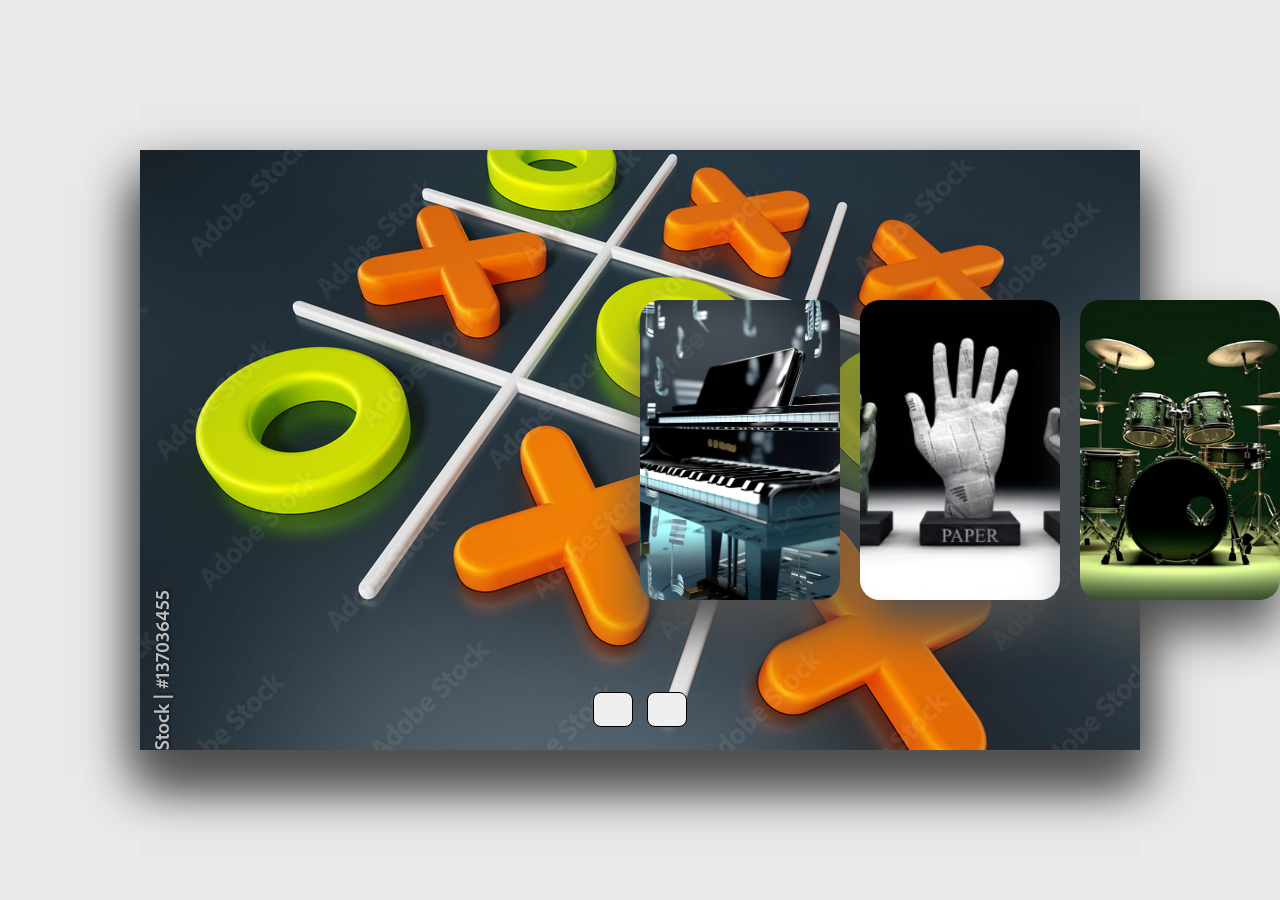
<file: index.html>
<!DOCTYPE html>
<html lang="en">
  <head>
    <meta charset="UTF-8" />
    <meta name="viewport" content="width=device-width, initial-scale=1.0" />

    <link
      rel="stylesheet"
      href="https://cdnjs.cloudflare.com/ajax/libs/font-awesome/6.5.1/css/all.min.css"
      integrity="sha512-DTOQO9RWCH3ppGqcWaEA1BIZOC6xxalwEsw9c2QQeAIftl+Vegovlnee1c9QX4TctnWMn13TZye+giMm8e2LwA=="
      crossorigin="anonymous"
      referrerpolicy="no-referrer"
    />
    <title>Carousel</title>
    <link rel="stylesheet" href="style.css" />
  </head>
  <body>
    <div class="container">
      <div class="slide">
        <div class="item simon" style="background-image: linear-gradient(rgba(0, 0, 0, 0.6), rgba(0, 0, 0, 0.6)), url(./images/simon1.jpg);">
          <div class="content">
            <div class="name">Simon Games</div>
            <!-- <div class="des" style="color: rgb(10, 0, 63);font-style: solid;">
              🔵🟢🟡🔴Simon: a classic test of memory and focus. With its
              colorful buttons and captivating sequences, it challenges players
              to repeat and remember with precision. Each round, a new pattern
              to decode and replicate, pushing the limits of concentration and
              recall. As the game progresses, so does the complexity, keeping
              players on their toes and engaged. Simon is more than just a game;
              it's a mental workout that hones cognitive skills and sharpens
              reflexes. So, press the buttons, follow the lights, and see how
              far you can go in this electrifying challenge!💡🎮
            </div> -->
            <a href="./Simon Game Challenge Starting Files/index.html"><button class="btn">Play Now</button></a>
            
          </div>
        </div>

        <div class="item ttt" style="background-image: url(./images/ttt.jpg)">
          <div class="content">
            <div class="name">Tic Tac Toe</div>
            <!-- <div class="des">
              🔵⚪️⚫️Tic Tac Toe: a timeless battle of wit and strategy. With a
              simple grid and X's and O's, it's a game that's easy to learn but
              challenging to master. Each move, a carefully calculated step
              toward victory or stalemate. Yet, within its simplicity lies
              endless possibilities and surprises. Whether played on paper or
              digital screen, it sparks fierce competition and friendly rivalry.
              Tic Tac Toe teaches us foresight, patience, and the art of
              outsmarting our opponent. So, grab a pen or tap your screen, and
              let the games begin!🎮
            </div> -->

            <a href="./Tic Tac Toe/index.html"><button class="btn">Play Now</button></a>
            
          </div>
        </div>

        <div class="item piano" style="background-image: url(./images/piano.jpg)">
          <div class="content">
            <div class="name">Piano</div>
            <!-- <div class="des">
              🎹The piano: a timeless instrument of beauty and melody. From its
              majestic grandeur to the simplicity of digital keys, it captivates
              hearts and minds alike. Each key, a gateway to a world of
              harmonies and emotions. Played with passion, it transcends
              language, speaking to the soul in melodies sweet and profound. A
              symphony at our fingertips, orchestrating dreams and memories. Let
              the music flow, for the piano whispers the language of the
              heart.🎶
            </div> -->
            <a href="./Piano/index.html"><button class="btn">Play Now</button></a>
            
          </div>
        </div>

        <div class="item rcp" style="background-image: url(./images/RCP.jpg)">
          <div class="content">
            <div class="name">Rock Paper Scissors</div>
            <!-- <div class="des">
              👊✋✌️Rock Paper Scissors: a timeless duel of chance and strategy.
              With just three gestures, it encapsulates the thrill of
              competition and the unpredictability of fate. Each throw, a gamble
              against your opponent's cunning. Will you crush with rock, cover
              with paper, or slice with scissors? It teaches us to anticipate,
              adapt, and embrace the unpredictability of life. So, ready your
              hand and challenge a friend, for in this game of chance, victory
              is always within reach.🥊📃✂️
            </div> -->
            <a href="./RockPaperSizor/index.html"><button class="btn">Play Now</button></a>
            
          </div>
        </div>

        <div class="item drum" style="background-image: url(./images/drum.jpeg)">
          <div class="content">
            <div class="name">Drum Kit</div>
            <!-- <div class="des">
              🥁 Drum Kit: the pulse of rhythm and beat. With its array of
              percussive instruments and dynamic sounds, it forms the backbone
              of music across genres and cultures. Each strike, a burst of
              energy that drives melodies forward and ignites the soul. Whether
              played with sticks, hands, or digital pads, the drum kit is a
              canvas for expression and creativity. From thunderous fills to
              delicate taps, it sets the tempo and sets the stage for musical
              journeys. So, grab your sticks, feel the groove, and let the
              rhythm take control. 🎶🥁
            </div> -->
            <a href="./Drum Kit Starting Files/index.html"><button class="btn">Play Now</button></a>
            
          </div>
        </div>

        <div class="item" style="background-image: url(./images/dice2.jpg)">
          <div class="content">
            <div class="name">Dice Game</div>
            <!-- <div class="des">
              🎲 Dice: the epitome of randomness and excitement. With its
              numbered faces and tumbling rolls, it embodies the thrill of
              uncertainty and possibility. Each throw, a moment of anticipation
              as fate decides your fortune. Whether in the hands of a gambler, a
              strategist, or a casual player. From the roll of a single die to
              the clatter of many, it's a reminder that luck can change in an
              instant. So, shake the dice, cast your lot, and let the games of
              chance begin! 🎲🎲🎲
            </div> -->
            <a href="./Dicee Challenge - Starting Files/dicee.html"><button class="btn">Play Now</button></a>
            
          </div>
        </div>
      </div>

      <div class="button">
        <button class="prev"><i class="fa-sharp fa-solid fa-arrow-left"></i></button>
        <button class="next"><i class="fa-sharp fa-solid fa-arrow-right"></i></button>
      </div>
    </div>
    <script src="app.js"></script>
  </body>
</html>
</file>
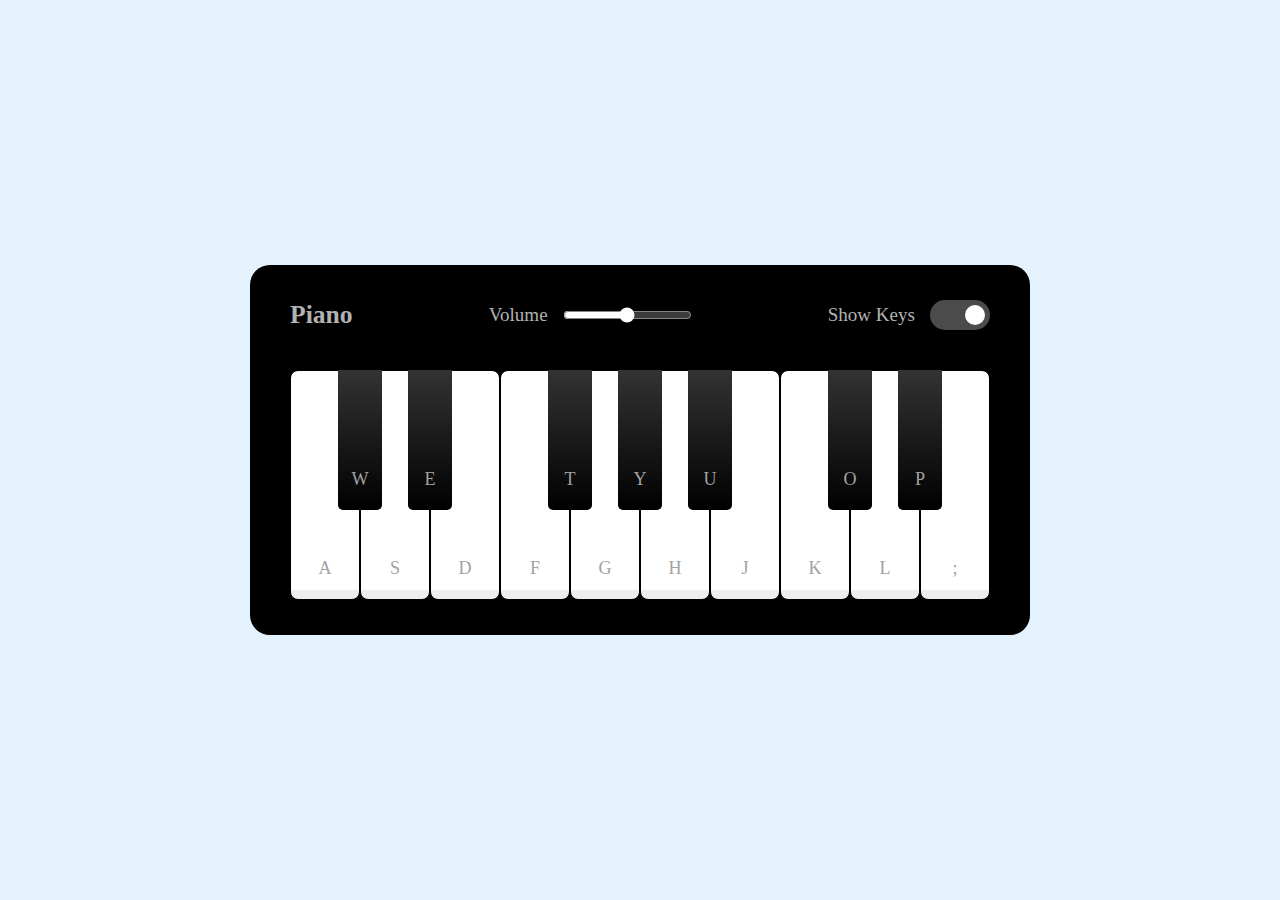
<file: Piano/index.html>
<!DOCTYPE html>
<html lang="en">
  <head>
    <meta charset="UTF-8" />
    <meta name="viewport" content="width=device-width, initial-scale=1.0" />
    <title>Piano</title>
    <link rel="stylesheet" href="style.css" />
  </head>
  <body>
    <div class="wrapper">
      <header>
        <h2>Piano</h2>
        <div class="column volume-slider">
          <span>Volume</span
          ><input type="range" min="0" max="1" value="0.5" step="any" />
        </div>
        <div class="column keys-checkbox">
          <span>Show Keys</span><input type="checkbox" checked />
        </div>
      </header>
      <ul class="piano-keys">
       <li class="key white" data-key="a"><span>a</span></li>
        <li class="key black" data-key="w"><span>w</span></li>
        <li class="key white" data-key="s"><span>s</span></li>
        <li class="key black" data-key="e"><span>e</span></li>
        <li class="key white" data-key="d"><span>d</span></li>
        <li class="key white" data-key="f"><span>f</span></li>
        <li class="key black" data-key="t"><span>t</span></li>
        <li class="key white" data-key="g"><span>g</span></li>
        <li class="key black" data-key="y"><span>y</span></li>
        <li class="key white" data-key="h"><span>h</span></li>
        <li class="key black" data-key="u"><span>u</span></li>
        <li class="key white" data-key="j"><span>j</span></li>
        <li class="key white" data-key="k"><span>k</span></li>
        <li class="key black" data-key="o"><span>o</span></li>
        <li class="key white" data-key="l"><span>l</span></li>
        <li class="key black" data-key="p"><span>p</span></li>
        <li class="key white" data-key=";"><span>;</span></li>
      </ul>
    </div>
    <script src="app.js"></script>
  </body>
</html>
</file>
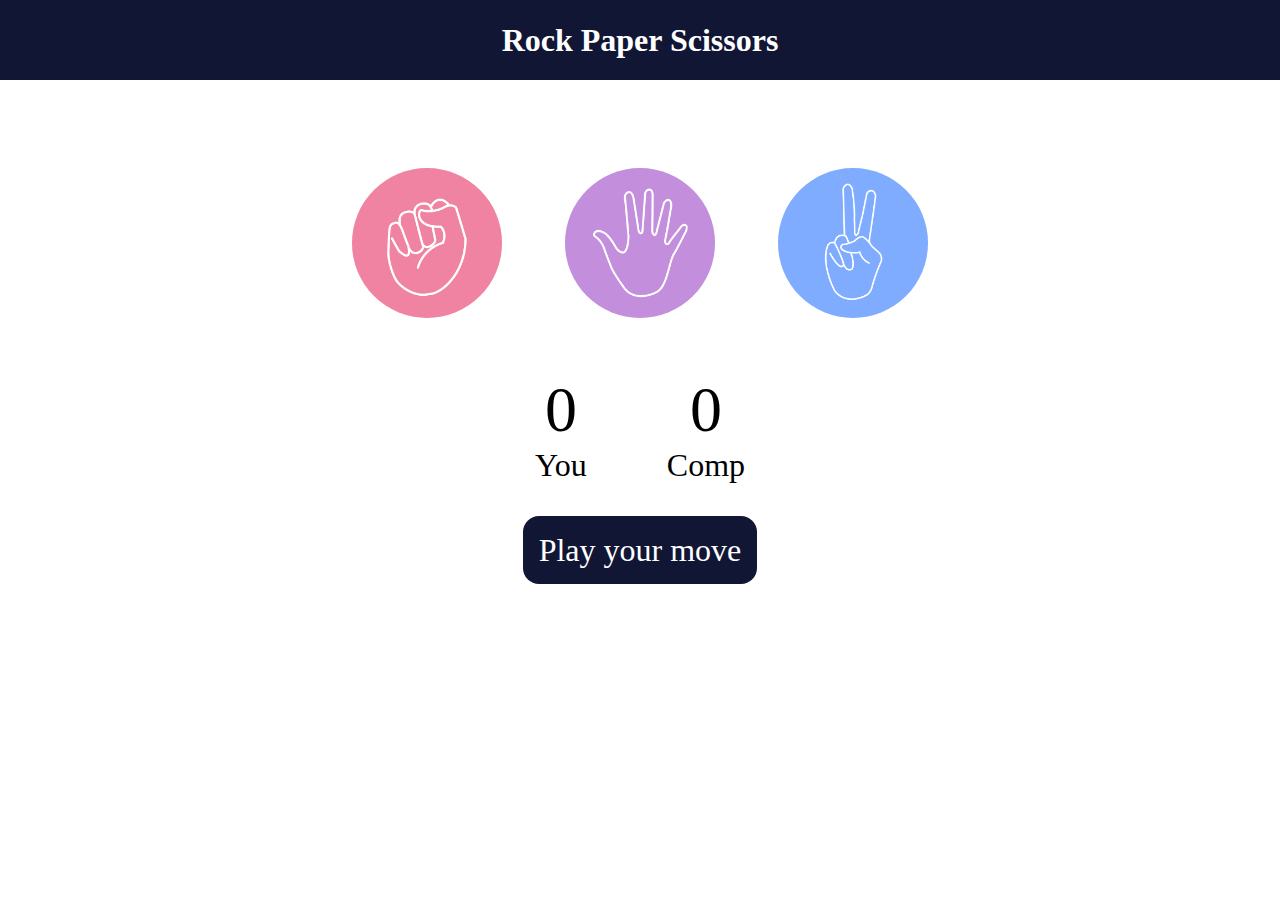
<file: RockPaperSizor/index.html>
<!DOCTYPE html>
<html lang="en">
  <head>
    <meta charset="UTF-8" />
    <meta name="viewport" content="width=device-width, initial-scale=1.0" />
    <title>Rock Paper Scissors</title>
    <link rel="stylesheet" href="style.css">
  </head>
  <body>
    <h1>Rock Paper Scissors</h1>
    <div class="choices">
      <div class="choice" id="rock">
        <img src="./images/rock.png" alt="Rock" />
      </div>
      <div class="choice" id="paper">
        <img src="./images/paper.png" alt="paper" />
      </div>
      <div class="choice" id="scissors">
        <img src="./images/scissors.png" alt="scissors" />
      </div>
    </div>

    <div class="score-board">
      <div class="score">
        <p id="user-score">0</p>
        <p>You</p>
      </div>
      <div class="score">
        <p id="comp-score">0</p>
        <p>Comp</p>
      </div>
    </div>

    <div class="msg-container">
      <p id="msg">Play your move</p>
    </div>

    <script src="app.js"></script>
  </body>
</html>
</file>
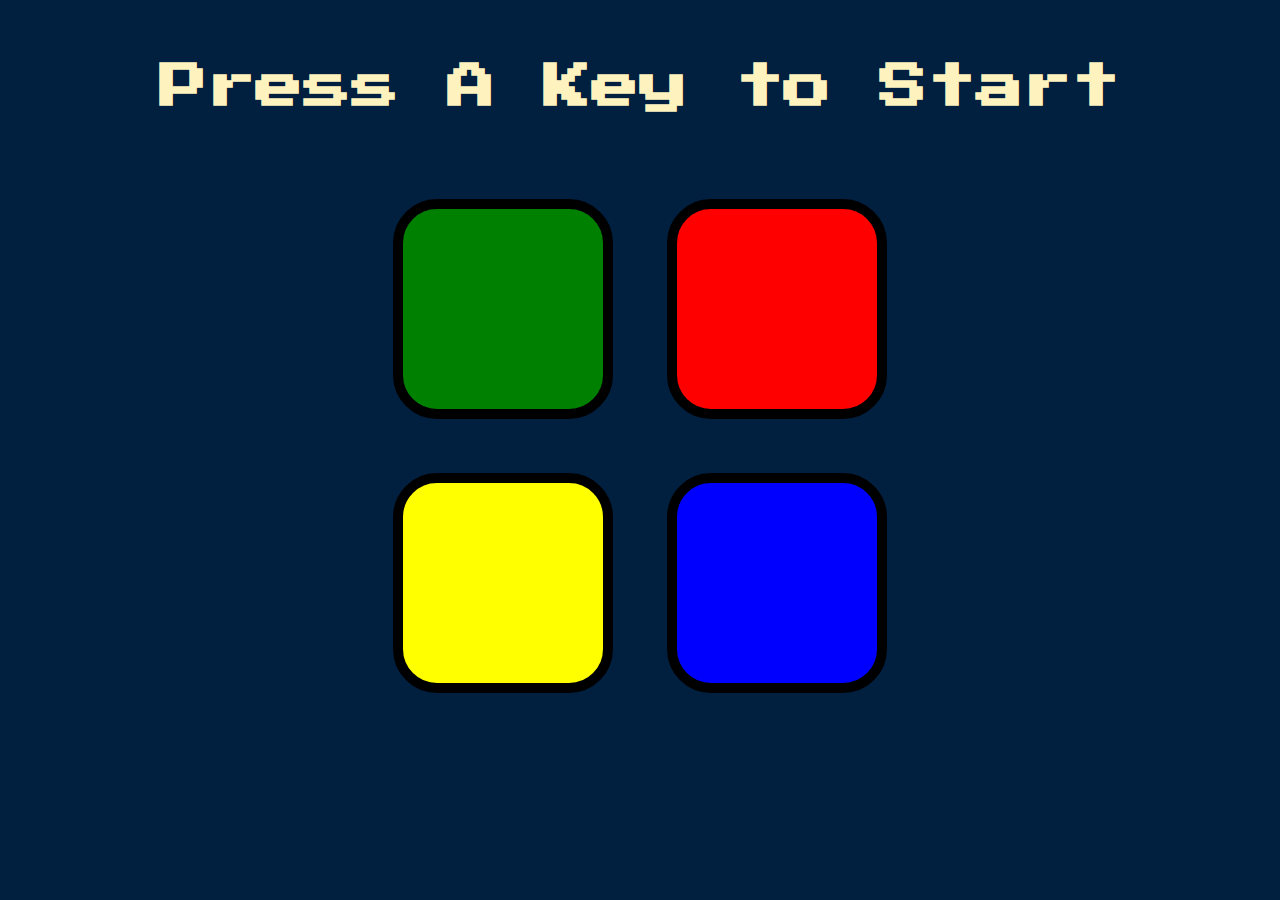
<file: Simon Game Challenge Starting Files/index.html>
<!DOCTYPE html>
<html lang="en" dir="ltr">

<head>
  <meta charset="utf-8">
  <title>Simon</title>
  <link rel="stylesheet" href="styles.css">
  <link href="https://fonts.googleapis.com/css?family=Press+Start+2P" rel="stylesheet">
</head>

<body>
  <h1 id="level-title">Press A Key to Start</h1>
  <div class="container">
    <div class="row">

      <div type="button" id="green" class="btn green">

      </div>

      <div type="button" id="red" class="btn red">

      </div>
    </div>

    <div class="row">

      <div type="button" id="yellow" class="btn yellow">

      </div>
      <div type="button" id="blue" class="btn blue">

      </div>

    </div>

  </div>
  <script src="https://cdnjs.cloudflare.com/ajax/libs/jquery/3.7.0/jquery.min.js"></script>
<script src="./index.js"></script>
</body>

</html>
</file>
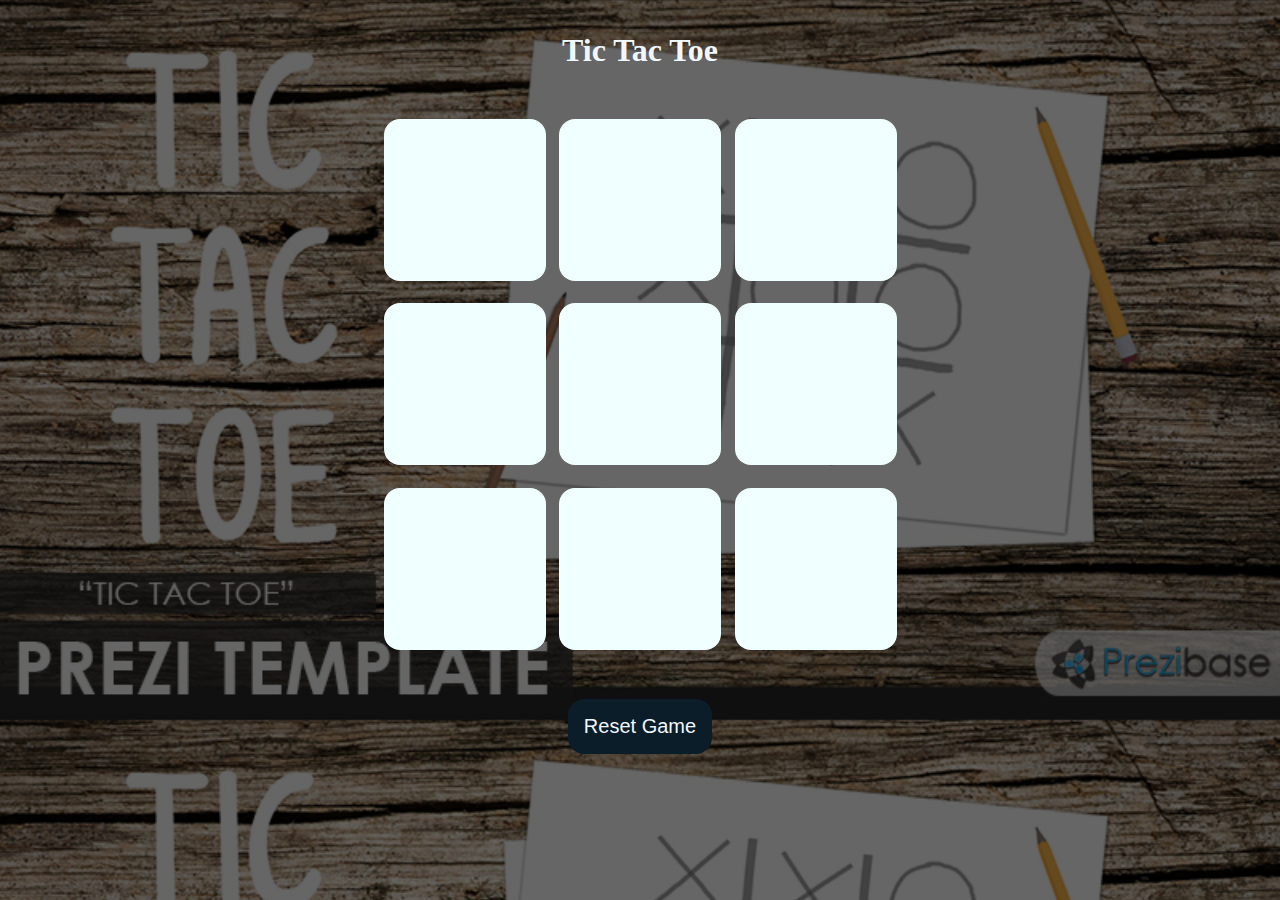
<file: Tic Tac Toe/index.html>
<!DOCTYPE html>
<html lang="en">
<head>
    <meta charset="UTF-8">
    <meta name="viewport" content="width=device-width, initial-scale=1.0">
    <title>Tic Tac Toe</title>
    <link rel="stylesheet" href="style.css">
</head>
<body>

    <div class="msg-container hide">
        <p id="msg">Winner</p>
            <button id="new-btn">New Game</button>
        
    </div>
    <main>
        <h1>Tic Tac Toe</h1>
        <div class="container">
            <div class="game">
                <button class="box"></button>
                <button class="box"></button>
                <button class="box"></button>
                <button class="box"></button>
                <button class="box"></button>
                <button class="box"></button>
                <button class="box"></button>
                <button class="box"></button>
                <button class="box"></button>
            </div>
        </div>
        <button id="reset-btn">Reset Game</button>
    </main>

    <script src="app.js"></script>
    
</body>
</html>
</file>
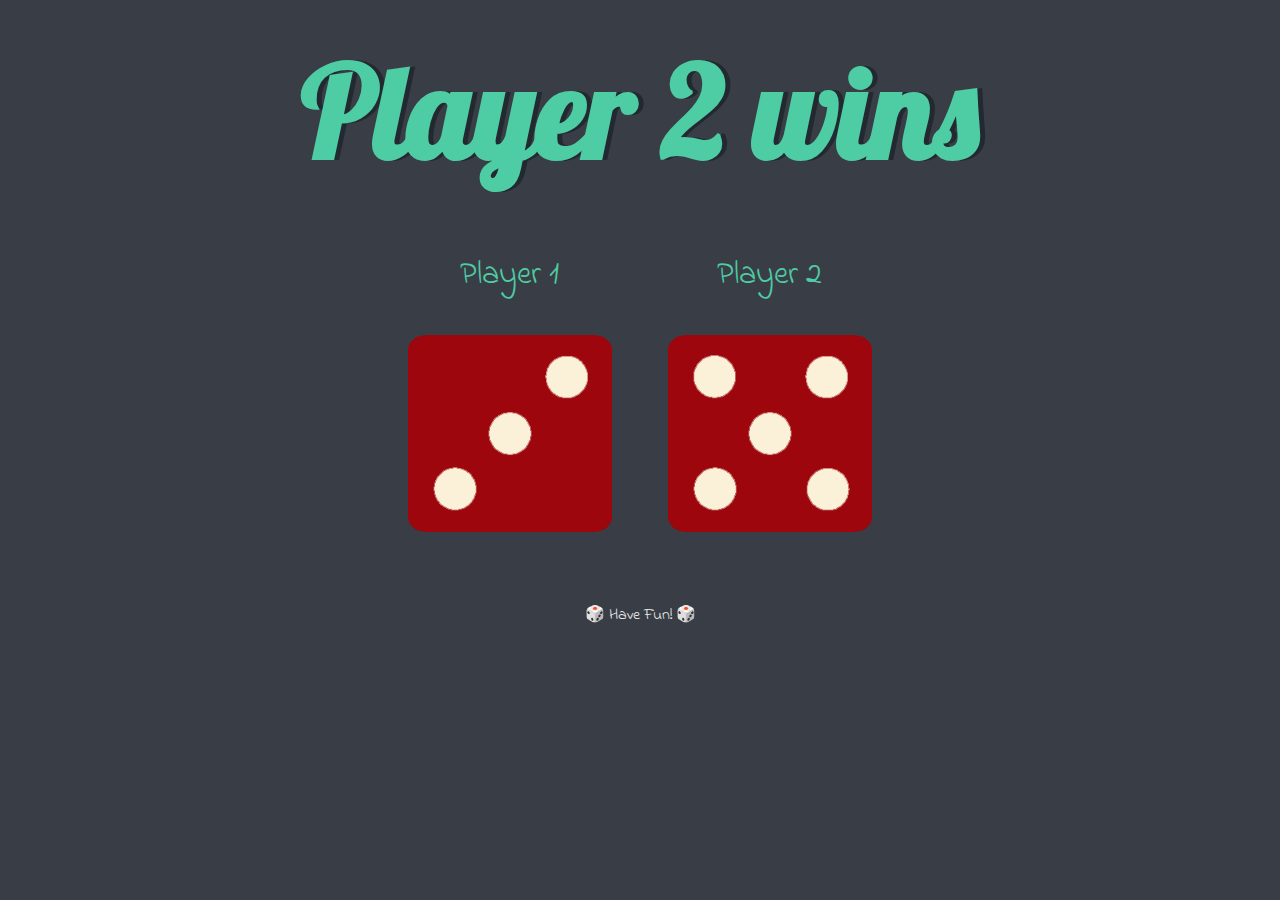
<file: Dicee Challenge - Starting Files/dicee.html>
<!DOCTYPE html>
<html lang="en" dir="ltr">
  <head>
    <meta charset="utf-8">
    <title>Dicee</title>
    <link rel="stylesheet" href="styles.css">
    <link href="https://fonts.googleapis.com/css?family=Indie+Flower|Lobster" rel="stylesheet">

  </head>
  <body>

    <div class="container">
      <h1>Refresh Me</h1>

      <div class="dice">
        <p>Player 1</p>
        <img class="img1" src="">
      </div>

      <div class="dice">
        <p>Player 2</p>
        <img class="img2" src="">
      </div>

    </div>


  </body>

  <footer>
  🎲 Have Fun! 🎲 
    <script src="./proh.js"></script>
  </footer>
</html>
</file>
<file: style.css>
*{
    margin: 0;
    padding: 0;
    box-sizing: border-box;
}

body{
background: #eaeaea;
overflow: hidden;
}

.container{
    position: absolute;
    top: 50%;
    left: 50%;
    transform: translate(-50%, -50%);
    width: 1000px;
    height: 600px;
    background: #f5f5f5;
    box-shadow: 0 30px 50px #dbdbdb;
}

.container .slide .item{
    width: 200px;
    height: 300px;
    position: absolute;
    top: 50%;
    transform: translate(0,-50%);
    border-radius: 20px;
    box-shadow: 0 30px 50px #505050;
    background-position: 50% 50%;
    background-size: cover;
    display: inline-block;
    transition: 0.5s;

}

.btn{
    margin-top: 50px;
    padding: 1rem;
    font-size: 1.25rem;
    background-color: rgb(11, 29, 41);
    color: aliceblue;
    border-radius: 1rem;
    /* border: none; */
    cursor: pointer;
}

.name{
    font-size: 50px;
}

.simon .content .name .dec{
    color: #000;
}

.slide .item:nth-child(1),
.slide .item:nth-child(2){
    top: 0;
    left: 0;
    transform: translate(0,0);
    border-radius: 0;
    width: 100%;
    height: 100%;
}

.slide .item:nth-child(3){
    left: 50%;
}

.slide .item:nth-child(4){
    left: calc(50% + 220px);
}

.slide .item:nth-child(5){
    left: calc(50% + 440px);
}

.slide .item:nth-child(n+6){
    left: calc(50% + 660px);
    opacity: 0;
}

.item .content{
    position: absolute;
    top: 50%;
    left: 100px;
    width: 300px;
    text-align: left;
    color: #eee;
    transform: translate(0,-50%);
    display: none;
}

.slide .item:nth-child(2) .content{
    display: block;
}

.content .name{
    font-size: 40px;
    text-transform: uppercase;
    font-weight: bold;
    opacity: 0;
    animation: animate 1s ease-in-out 1 forwards;
}

.content .des{
    margin-top: 10px;
    margin-bottom: 20px;
    opacity: 0;
    animation: animate 1s ease-in-out 0.3s 1 forwards;
}

.content button{
    padding: 10px 20px;
    border: none;
    cursor: pointer;
    opacity: 0;
    animation: animate 1s ease-in-out 0.6s 1 forwards;
}

@keyframes animate{
    from{
        opacity: 0;
        transform: translate(0,100px);
        filter: blur(33px);

    }

    to{
        opacity: 1;
        transform: translate(0);
        filter: blur(0);
    }
}

.button{
    width: 100%;
    text-align: center;
    position: absolute;
    bottom: 20px;
}

.button button{
    width: 40px;
    height: 35px;
    border-radius: 8px;
    border: none;
    cursor: pointer;
    margin: 0 5px;
    border: 1px solid #000;
    transition: 0.3s;
}

.button button:hover{
    background: #ababab;
    color: #fff;

}
</file>
<file: Piano/style.css>
* {
  padding: 0;
  margin: 0;
  box-sizing: border-box;
}

body {
  display: flex;
   justify-content: center;
  align-items: center;
  min-height: 100vh;
  padding: 0 10px;
  background: #e3f2fd;
}

.wrapper {
  /* width: 780px; */
  border-radius: 20px;
  padding: 35px 40px;
  background-color: black;
}

.wrapper header {
  color: #b2b2b2;
  display: flex;
  align-items: center;
  justify-content: space-between;
}

header h2 {
  font-size: 1.6rem;
}

header .column {
  display: flex;
  align-items: center;
}

header .column span {
  font-weight: 500;
  margin-right: 15px;
  font-size: 1.19rem;
}

.volume-slider input {
  outline: none;
  accent-color: #fff;
}

.keys-checkbox input {
  width: 60px;
  height: 30px;
  cursor: pointer;
  position: relative;
  appearance: none;
  border-radius: 30px;
  background: #4b4b4b;
}

.keys-checkbox input::before {
  content: "";
  height: 20px;
  width: 20px;
  top: 50%;
  left: 5px;
  border-radius: inherit;
  position: absolute;
  background: #8c8c8c;
  transform: translateY(-50%);
  transition: all 0.3s ease;
}

.keys-checkbox input:checked::before {
  left: 35px;
  background: #fff;
}

.piano-keys {
  display: flex;
  margin-top: 40px;
}

.piano-keys .key {
  cursor: pointer;
  user-select: none;
  list-style: none;
  color: #a2a2a2;
  position: relative;
  text-transform: uppercase;
}
.piano-keys .black {
  width: 44px;
  height: 140px;
  z-index: 2;
  margin: 0 -22px 0 -22px;
  border-radius: 0 0 5px 5px;
  background: linear-gradient(#333, #000);
}

.piano-keys .black.active {
  box-shadow: inset -5px -10px 10px rgba(255, 255, 255, 0.1);
  background: linear-gradient(to bottom, #000, #434343);
}

.piano-keys .white {
  width: 70px;
  height: 230px;
  border-radius: 8px;
  border: 1px solid #000;
  background: linear-gradient(#fff 96%, #eee 4%);
}

.piano-keys .white.active {
  box-shadow: inset -5px 5px 20px rgba(0, 0, 0, 0.2);
  background: linear-gradient(to bottom, #fff 0%, #eee 100%);
}

.piano-keys span {
  position: absolute;
  bottom: 20px;
  width: 100%;
  font-size: 1.13rem;
  text-align: center;
}

.piano-keys .key.hide span {
  display: none;
}

@media screen and (max-width: 815px) {
  .wrapper {
    padding: 25px;
  }
  header {
    flex-direction: column;
  }
  header :where(h2, .column) {
    margin-bottom: 13px;
  }
  .volume-slider input {
    max-width: 100px;
  }
  .piano-keys {
    margin-top: 20px;
  }
  .piano-keys .key:where(:nth-child(9), :nth-child(10)) {
    display: none;
  }
  .piano-keys .black {
    height: 100px;
    width: 40px;
    margin: 0 -20px 0 -20px;
  }
  .piano-keys .white {
    height: 180px;
    width: 60px;
  }
}

@media screen and (max-width: 615px) {
  .piano-keys .key:nth-child(13),
  .piano-keys .key:nth-child(14),
  .piano-keys .key:nth-child(15),
  .piano-keys .key:nth-child(16),
  .piano-keys .key :nth-child(17) {
    display: none;
  }
  .piano-keys .white {
    width: 50px;
  }
}
</file>
<file: RockPaperSizor/style.css>
* {
    margin: 0;
    padding: 0;
    text-align: center;
}

h1 {
    background-color: rgb(17, 22, 53);
    color: white;
    height: 5rem;
    line-height: 5rem;
}

.choice {
    height: 165px;
    width: 165px;
    border-radius: 50%;
    display: flex;
    justify-content: center;
    align-items: center;
}

.choice:hover{
    cursor: pointer;
    background-color: rgb(17, 22, 53);
}

img {
    height: 150px;
    width: 150px;
    object-fit: cover;
    border-radius: 50%;
}

.choices {
    display: flex;
    justify-content: center;
    align-items: center;
    gap: 3rem;
    margin-top: 5rem;
}

.score-board{
    display: flex;
    justify-content: center;
    align-items: center;
    gap: 5rem;
    margin-top: 3rem;
    font-size: 2rem;
}

#user-score, #comp-score{
    font-size: 4rem;
}

.msg-container{
    margin-top: 3rem;
}

#msg{
    background-color: rgb(17, 22, 53);
    color: white;
    font-size: 2rem;
    display: inline;
    padding: 1rem;
    border-radius: 1rem;
}
</file>
<file: Simon Game Challenge Starting Files/styles.css>
body {
  text-align: center;
  background-color: #011F3F;
}

#level-title {
  font-family: 'Press Start 2P', cursive;
  font-size: 3rem;
  margin:  5%;
  color: #FEF2BF;
}

.container {
  display: block;
  width: 50%;
  margin: auto;

}

.btn {
  margin: 25px;
  display: inline-block;
  height: 200px;
  width: 200px;
  border: 10px solid black;
  border-radius: 20%;
}

.game-over {
  background-color: red;
  opacity: 0.8;
}

.red {
  background-color: red;
}

.green {
  background-color: green;
}

.blue {
  background-color: blue;
}

.yellow {
  background-color: yellow;
}

.pressed {
  box-shadow: 0 0 20px white;
  background-color: grey;
}
</file>
<file: Tic Tac Toe/style.css>
* {
  margin: 0;
  padding: 0;
}

body {
  background-image: url("./images/bgi.jpeg");
  background-image: linear-gradient(rgba(0, 0, 0, 0.6), rgba(0, 0, 0, 0.6)),url("./images/bgi.jpeg");
  background-size: cover;
  width: 100%;
  height: 300px;
  text-align: center;
}

h1{
    color: aliceblue;
    margin-top: 2rem;
}

.container{
    height: 70vh;
    display: flex;
    justify-content: center;
    align-items: center;
}

.game{
    height: 60vmin;
    width: 60vmin;
    display: flex;
    flex-wrap: wrap;
    justify-content: center;
    align-items: center;
    gap: 1.5vmin;
}

.box{
    height: 18vmin;
    width: 18vmin;
    border-radius: 1rem;
    border: none;
    font-size: 7vmin;
    color: brown;
    background-color: azure;

}

#reset-btn{
    padding: 1rem;
    font-size: 1.25rem;
    background-color: rgb(11, 29, 41);
    color: aliceblue;
    border-radius: 1rem;
    border: none;
    cursor: pointer;

}

#new-btn{
    padding: 1rem;
    font-size: 1.25rem;
    background-color: rgb(11, 29, 41);
    color: aliceblue;
    border-radius: 1rem;
    border: none;
    cursor: pointer;
}

#msg{
    color: aliceblue;
    font-size: 5vmin;
}

.msg-container{
    height: 100vmin;
  display: flex;
  justify-content: center;
  align-items: center;
  flex-direction: column;
  gap: 4rem;
}

.hide{
    display: none;
}
</file>
<file: Dicee Challenge - Starting Files/styles.css>
.container {
  width: 70%;
  margin: auto;
  text-align: center;
}

.dice {
  text-align: center;
  display: inline-block;

}

body {
  background-color: #393E46;
}

h1 {
  margin: 30px;
  font-family: 'Lobster', cursive;
  text-shadow: 5px 0 #232931;
  font-size: 8rem;
  color: #4ECCA3;
}

p {
  font-size: 2rem;
  color: #4ECCA3;
  font-family: 'Indie Flower', cursive;
}

img {
  width: 80%;
}

footer {
  margin-top: 5%;
  color: #EEEEEE;
  text-align: center;
  font-family: 'Indie Flower', cursive;

}
</file>
